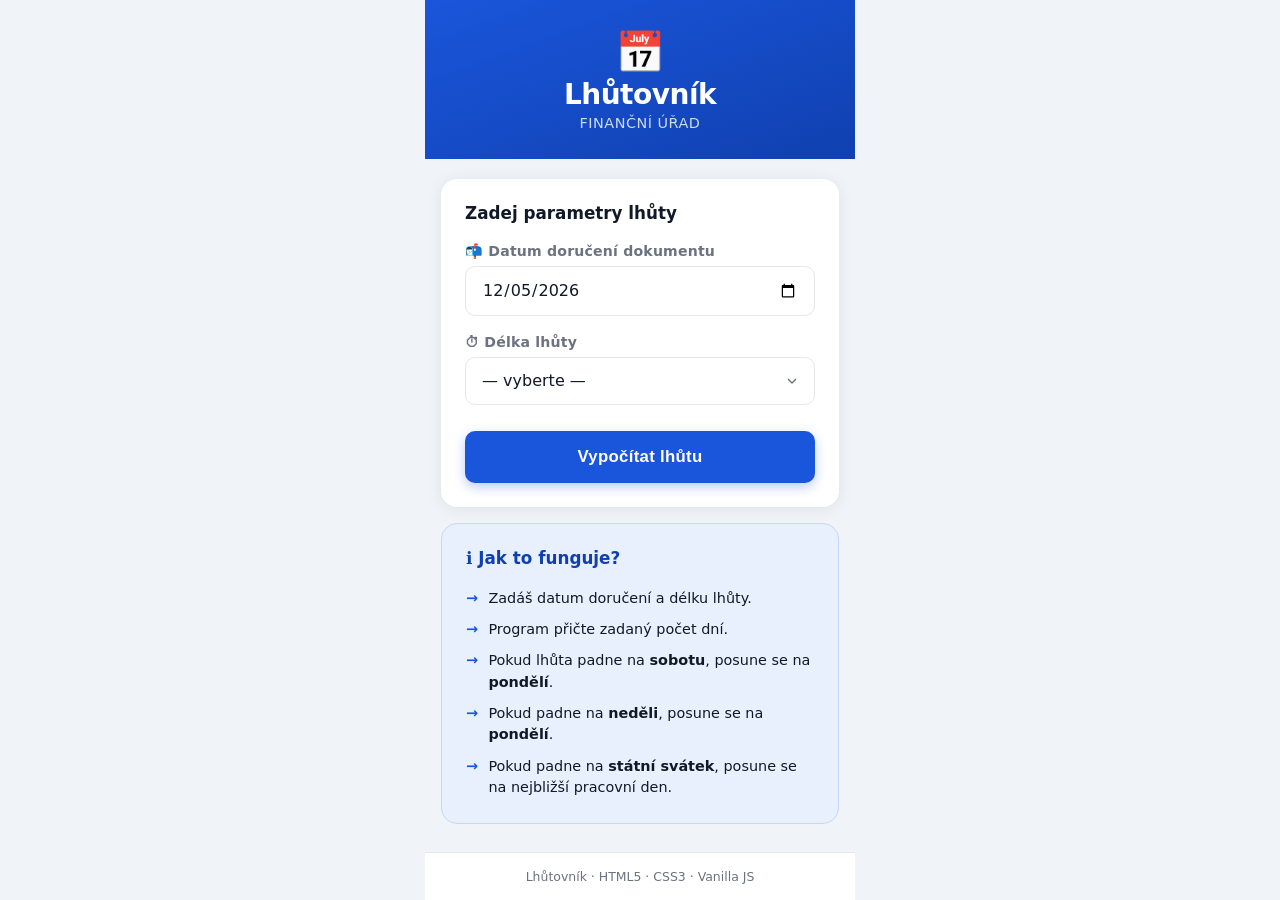
<file: index.html>
<!DOCTYPE html>
<html lang="cs">
<head>
  <meta charset="UTF-8" />
  <meta name="viewport" content="width=device-width, initial-scale=1.0" />
  <title>Lhůtovník – Finanční úřad</title>
  <link rel="icon" href="data:image/svg+xml,<svg xmlns=%22http://www.w3.org/2000/svg%22 viewBox=%220 0 100 100%22><text y=%22.9em%22 font-size=%2290%22>📅</text></svg>" />
  <link rel="stylesheet" href="style.css" />
</head>
<body>

  <header>
    <div class="header-icon">📅</div>
    <h1>Lhůtovník</h1>
    <p class="header-sub">Finanční úřad</p>
  </header>

  <main>

    <!-- ── KARTA: ZADÁNÍ ── -->
    <section class="card">
      <h2>Zadej parametry lhůty</h2>

      <!-- Počáteční datum -->
      <div class="field">
        <label for="startDate">📬 Datum doručení dokumentu</label>
        <input type="date" id="startDate" />
      </div>

      <!-- Délka lhůty -->
      <div class="field">
        <label for="duration">⏱ Délka lhůty</label>
        <div class="duration-row">
          <select id="durationSelect">
            <option value="">— vyberte —</option>
            <option value="8">8 dní</option>
            <option value="15">15 dní</option>
            <option value="30">30 dní</option>
            <option value="custom">Zadat ručně...</option>
          </select>
          <input
            type="number"
            id="durationCustom"
            placeholder="počet dní"
            min="1"
            max="365"
            class="hidden"
          />
        </div>
      </div>

      <!-- Tlačítko -->
      <button id="btnCalculate" class="btn-calculate">
        Vypočítat lhůtu
      </button>
    </section>

    <!-- ── KARTA: VÝSLEDEK ── -->
    <section class="card result-card hidden" id="resultCard">

      <div class="result-header">
        <span class="result-icon" id="resultIcon">✅</span>
        <h2>Výsledek</h2>
      </div>

      <div class="result-date" id="resultDate">—</div>
      <div class="result-label" id="resultLabel">Konec lhůty</div>

      <div class="result-detail" id="resultDetail"></div>

      <div class="result-info-box" id="resultInfoBox"></div>

      <!-- Nový výpočet -->
      <button id="btnReset" class="btn-reset">↺ Nový výpočet</button>
    </section>

    <!-- ── KARTA: JAK TO FUNGUJE ── -->
    <section class="card info-card">
      <h2>ℹ️ Jak to funguje?</h2>
      <ul class="info-list">
        <li>Zadáš datum doručení a délku lhůty.</li>
        <li>Program přičte zadaný počet dní.</li>
        <li>Pokud lhůta padne na <strong>sobotu</strong>, posune se na <strong>pondělí</strong>.</li>
        <li>Pokud padne na <strong>neděli</strong>, posune se na <strong>pondělí</strong>.</li>
        <li>Pokud padne na <strong>státní svátek</strong>, posune se na nejbližší pracovní den.</li>
      </ul>
    </section>

  </main>

  <footer>
    <p>Lhůtovník · HTML5 · CSS3 · Vanilla JS</p>
  </footer>

  <script src="app.js"></script>
</body>
</html>
</file>
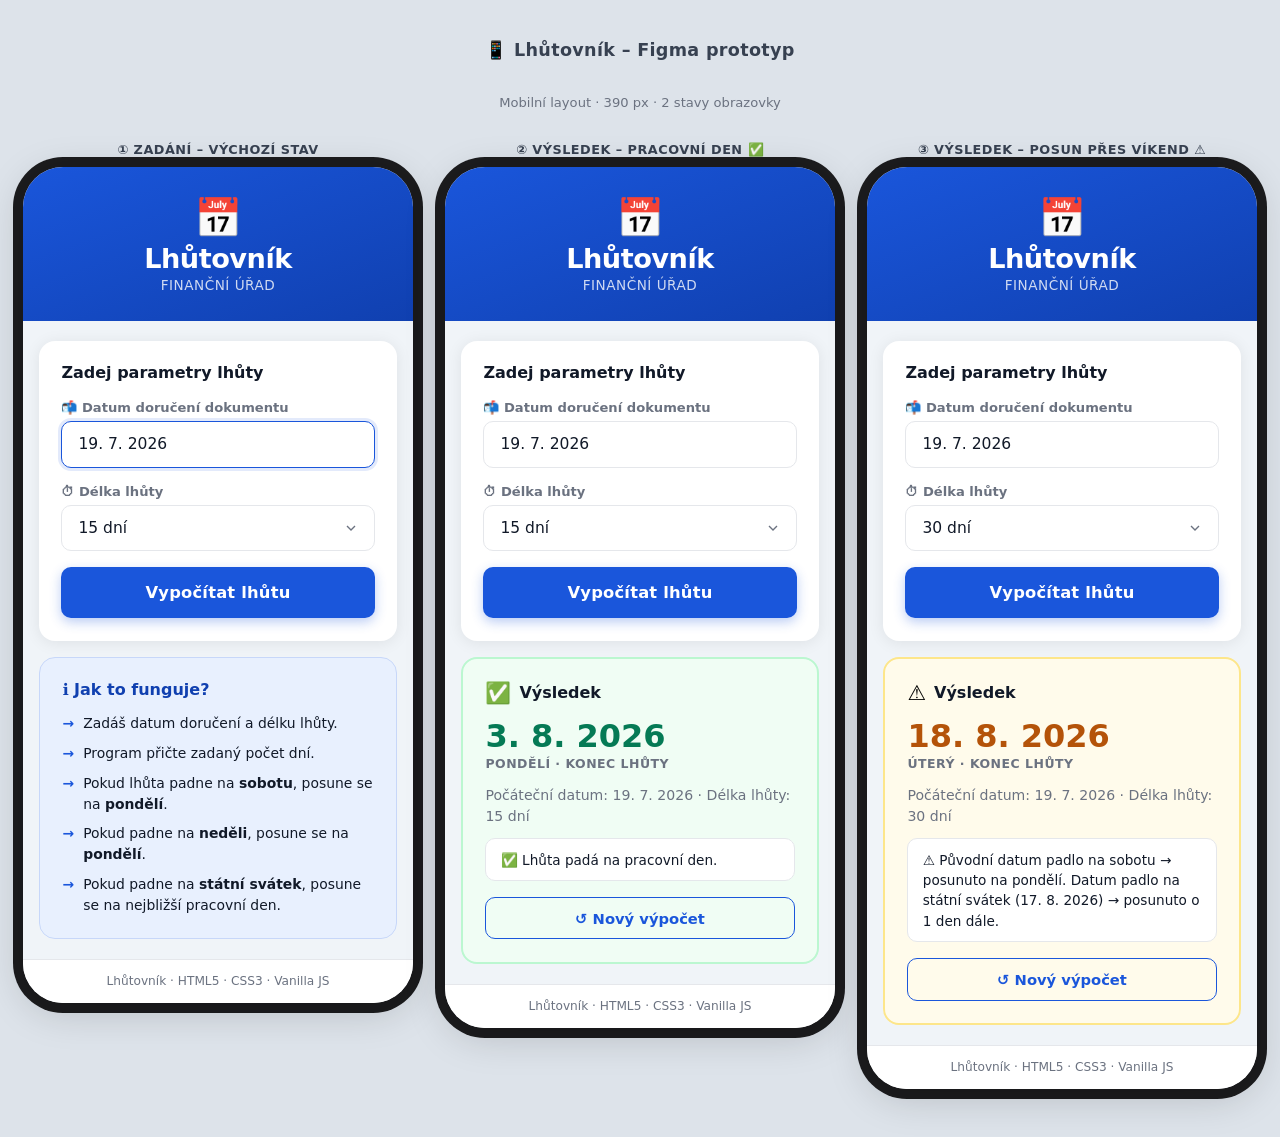
<file: figma-prototype.html>
<!DOCTYPE html>
<html lang="cs">
<head>
  <meta charset="UTF-8" />
  <meta name="viewport" content="width=device-width, initial-scale=1.0" />
  <title>Lhůtovník – Figma prototyp</title>
  <style>
    *, *::before, *::after { box-sizing: border-box; margin: 0; padding: 0; }

    :root {
      --clr-bg:             #f0f4f8;
      --clr-surface:        #ffffff;
      --clr-primary:        #1a56db;
      --clr-primary-dark:   #1040b0;
      --clr-primary-light:  #e8f0fe;
      --clr-success:        #057a55;
      --clr-success-bg:     #f0fdf4;
      --clr-success-border: #bbf7d0;
      --clr-warning:        #b45309;
      --clr-warning-bg:     #fffbeb;
      --clr-warning-border: #fde68a;
      --clr-text:           #111928;
      --clr-text-muted:     #6b7280;
      --clr-border:         #e5e7eb;
      --radius:             16px;
      --radius-sm:          10px;
      --shadow:             0 2px 16px rgba(0,0,0,0.08);
    }

    /* ── STRÁNKA: 2 telefony vedle sebe ── */
    body {
      font-family: 'Segoe UI', system-ui, sans-serif;
      background: #dde3ea;
      min-height: 100vh;
      display: flex;
      flex-direction: column;
      align-items: center;
      padding: 2.5rem 1rem 3rem;
      gap: 2rem;
    }

    h1.page-title {
      font-size: 1.1rem;
      font-weight: 700;
      color: #374151;
      letter-spacing: 0.3px;
    }

    .subtitle-page {
      font-size: 0.82rem;
      color: #6b7280;
      margin-top: 0.2rem;
    }

    .screens-row {
      display: flex;
      flex-wrap: wrap;
      gap: 2rem;
      justify-content: center;
      align-items: flex-start;
    }

    /* ── JEDEN "TELEFON" ── */
    .phone-wrap {
      display: flex;
      flex-direction: column;
      align-items: center;
      gap: 0.6rem;
    }

    .screen-label {
      font-size: 0.8rem;
      font-weight: 700;
      color: #374151;
      text-transform: uppercase;
      letter-spacing: 0.5px;
    }

    .phone {
      width: 390px;
      background: var(--clr-bg);
      border-radius: 40px;
      box-shadow: 0 8px 40px rgba(0,0,0,0.18), 0 0 0 10px #1c1c1e;
      overflow: hidden;
      display: flex;
      flex-direction: column;
    }

    /* ── HEADER ── */
    .ph-header {
      background: linear-gradient(160deg, var(--clr-primary) 0%, var(--clr-primary-dark) 100%);
      color: white;
      text-align: center;
      padding: 2rem 1.5rem 1.75rem;
    }

    .ph-header-icon { font-size: 2.4rem; margin-bottom: 0.35rem; line-height: 1; }
    .ph-header h2  { font-size: 1.7rem; font-weight: 800; letter-spacing: -0.5px; }
    .ph-header p   { font-size: 0.85rem; opacity: 0.8; text-transform: uppercase; letter-spacing: 0.5px; margin-top: 0.2rem; }

    /* ── MAIN ── */
    .ph-main {
      flex: 1;
      display: flex;
      flex-direction: column;
      gap: 1rem;
      padding: 1.25rem 1rem;
    }

    /* ── KARTA ── */
    .ph-card {
      background: var(--clr-surface);
      border-radius: var(--radius);
      box-shadow: var(--shadow);
      padding: 1.4rem;
    }

    .ph-card h3 {
      font-size: 1rem;
      font-weight: 700;
      margin-bottom: 1.1rem;
      color: var(--clr-text);
    }

    /* ── POLE ── */
    .ph-field { margin-bottom: 1rem; }

    .ph-field label {
      display: block;
      font-size: 0.82rem;
      font-weight: 600;
      color: var(--clr-text-muted);
      margin-bottom: 0.4rem;
    }

    .ph-input {
      width: 100%;
      border: 1.5px solid var(--clr-border);
      border-radius: var(--radius-sm);
      padding: 0.82rem 1rem;
      font-size: 0.97rem;
      font-family: inherit;
      color: var(--clr-text);
      background: white;
    }

    .ph-input.active {
      border-color: var(--clr-primary);
      box-shadow: 0 0 0 3px rgba(26,86,219,0.12);
    }

    .ph-select {
      width: 100%;
      border: 1.5px solid var(--clr-border);
      border-radius: var(--radius-sm);
      padding: 0.82rem 1rem;
      font-size: 0.97rem;
      font-family: inherit;
      color: var(--clr-text);
      background: white;
      appearance: none;
      background-image: url("data:image/svg+xml,%3Csvg xmlns='http://www.w3.org/2000/svg' width='16' height='16' viewBox='0 0 24 24' fill='none' stroke='%236b7280' stroke-width='2'%3E%3Cpolyline points='6 9 12 15 18 9'%3E%3C/polyline%3E%3C/svg%3E");
      background-repeat: no-repeat;
      background-position: right 0.9rem center;
    }

    /* ── TLAČÍTKO VYPOČÍTAT ── */
    .ph-btn-calc {
      width: 100%;
      background: var(--clr-primary);
      color: white;
      border: none;
      border-radius: var(--radius-sm);
      padding: 1rem;
      font-size: 1.02rem;
      font-weight: 700;
      text-align: center;
      margin-top: 0.4rem;
      box-shadow: 0 4px 12px rgba(26,86,219,0.3);
      letter-spacing: 0.2px;
    }

    /* ── VÝSLEDEK – ZELENÝ ── */
    .ph-result-success {
      background: var(--clr-success-bg);
      border: 2px solid var(--clr-success-border);
      border-radius: var(--radius);
      padding: 1.4rem;
    }

    .ph-result-warning {
      background: var(--clr-warning-bg);
      border: 2px solid var(--clr-warning-border);
      border-radius: var(--radius);
      padding: 1.4rem;
    }

    .ph-result-header {
      display: flex;
      align-items: center;
      gap: 0.5rem;
      margin-bottom: 0.85rem;
    }

    .ph-result-header .icon { font-size: 1.3rem; }
    .ph-result-header h3   { font-size: 1rem; font-weight: 700; color: var(--clr-text); }

    .ph-result-date {
      font-size: 2rem;
      font-weight: 800;
      color: var(--clr-success);
      line-height: 1.1;
      margin-bottom: 0.15rem;
    }

    .ph-result-warning .ph-result-date {
      color: var(--clr-warning);
    }

    .ph-result-sublabel {
      font-size: 0.78rem;
      font-weight: 600;
      text-transform: uppercase;
      letter-spacing: 0.5px;
      color: var(--clr-text-muted);
      margin-bottom: 0.85rem;
    }

    .ph-result-detail {
      font-size: 0.88rem;
      color: var(--clr-text-muted);
      margin-bottom: 0.7rem;
      line-height: 1.5;
    }

    .ph-result-infobox {
      background: white;
      border: 1px solid var(--clr-border);
      border-radius: var(--radius-sm);
      padding: 0.65rem 0.9rem;
      font-size: 0.85rem;
      color: var(--clr-text);
      line-height: 1.5;
      margin-bottom: 1rem;
    }

    .ph-btn-reset {
      width: 100%;
      background: transparent;
      color: var(--clr-primary);
      border: 1.5px solid var(--clr-primary);
      border-radius: var(--radius-sm);
      padding: 0.72rem;
      font-size: 0.92rem;
      font-weight: 600;
      text-align: center;
    }

    /* ── INFO KARTA ── */
    .ph-info-card {
      background: var(--clr-primary-light);
      border: 1px solid #c7d7f9;
      border-radius: var(--radius);
      padding: 1.4rem;
    }

    .ph-info-card h3 { font-size: 1rem; font-weight: 700; color: var(--clr-primary-dark); margin-bottom: 0.9rem; }

    .ph-info-list { list-style: none; display: flex; flex-direction: column; gap: 0.55rem; }

    .ph-info-list li {
      font-size: 0.87rem;
      color: var(--clr-text);
      line-height: 1.5;
      padding-left: 1.3rem;
      position: relative;
    }

    .ph-info-list li::before {
      content: '→';
      position: absolute;
      left: 0;
      color: var(--clr-primary);
      font-weight: 700;
    }

    /* ── FOOTER ── */
    .ph-footer {
      text-align: center;
      padding: 0.9rem;
      font-size: 0.76rem;
      color: var(--clr-text-muted);
      border-top: 1px solid var(--clr-border);
      background: var(--clr-surface);
    }
  </style>
</head>
<body>

  <h1 class="page-title">📱 Lhůtovník – Figma prototyp</h1>
  <p class="subtitle-page">Mobilní layout · 390 px · 2 stavy obrazovky</p>

  <div class="screens-row">

    <!-- ══════════════════════════════════════════
         OBRAZOVKA 1: ZADÁNÍ (výchozí stav)
    ══════════════════════════════════════════ -->
    <div class="phone-wrap">
      <div class="screen-label">① Zadání – výchozí stav</div>
      <div class="phone">

        <div class="ph-header">
          <div class="ph-header-icon">📅</div>
          <h2>Lhůtovník</h2>
          <p>Finanční úřad</p>
        </div>

        <div class="ph-main">

          <!-- Karta: formulář -->
          <div class="ph-card">
            <h3>Zadej parametry lhůty</h3>

            <div class="ph-field">
              <label>📬 Datum doručení dokumentu</label>
              <input class="ph-input active" type="text" value="19. 7. 2026" readonly />
            </div>

            <div class="ph-field">
              <label>⏱ Délka lhůty</label>
              <select class="ph-select">
                <option>— vyberte —</option>
                <option>8 dní</option>
                <option selected>15 dní</option>
                <option>30 dní</option>
                <option>Zadat ručně...</option>
              </select>
            </div>

            <div class="ph-btn-calc">Vypočítat lhůtu</div>
          </div>

          <!-- Karta: info -->
          <div class="ph-info-card">
            <h3>ℹ️ Jak to funguje?</h3>
            <ul class="ph-info-list">
              <li>Zadáš datum doručení a délku lhůty.</li>
              <li>Program přičte zadaný počet dní.</li>
              <li>Pokud lhůta padne na <strong>sobotu</strong>, posune se na <strong>pondělí</strong>.</li>
              <li>Pokud padne na <strong>neděli</strong>, posune se na <strong>pondělí</strong>.</li>
              <li>Pokud padne na <strong>státní svátek</strong>, posune se na nejbližší pracovní den.</li>
            </ul>
          </div>

        </div>

        <div class="ph-footer">Lhůtovník · HTML5 · CSS3 · Vanilla JS</div>
      </div>
    </div>

    <!-- ══════════════════════════════════════════
         OBRAZOVKA 2: VÝSLEDEK – pracovní den ✅
    ══════════════════════════════════════════ -->
    <div class="phone-wrap">
      <div class="screen-label">② Výsledek – pracovní den ✅</div>
      <div class="phone">

        <div class="ph-header">
          <div class="ph-header-icon">📅</div>
          <h2>Lhůtovník</h2>
          <p>Finanční úřad</p>
        </div>

        <div class="ph-main">

          <!-- Karta: formulář (vyplněný) -->
          <div class="ph-card">
            <h3>Zadej parametry lhůty</h3>

            <div class="ph-field">
              <label>📬 Datum doručení dokumentu</label>
              <input class="ph-input" type="text" value="19. 7. 2026" readonly />
            </div>

            <div class="ph-field">
              <label>⏱ Délka lhůty</label>
              <select class="ph-select">
                <option>— vyberte —</option>
                <option>8 dní</option>
                <option selected>15 dní</option>
                <option>30 dní</option>
                <option>Zadat ručně...</option>
              </select>
            </div>

            <div class="ph-btn-calc">Vypočítat lhůtu</div>
          </div>

          <!-- Výsledek: zelený -->
          <div class="ph-result-success">
            <div class="ph-result-header">
              <span class="icon">✅</span>
              <h3>Výsledek</h3>
            </div>
            <div class="ph-result-date">3. 8. 2026</div>
            <div class="ph-result-sublabel">pondělí · Konec lhůty</div>
            <div class="ph-result-detail">Počáteční datum: 19. 7. 2026 · Délka lhůty: 15 dní</div>
            <div class="ph-result-infobox">✅ Lhůta padá na pracovní den.</div>
            <div class="ph-btn-reset">↺ Nový výpočet</div>
          </div>

        </div>

        <div class="ph-footer">Lhůtovník · HTML5 · CSS3 · Vanilla JS</div>
      </div>
    </div>

    <!-- ══════════════════════════════════════════
         OBRAZOVKA 3: VÝSLEDEK – posun víkend ⚠️
    ══════════════════════════════════════════ -->
    <div class="phone-wrap">
      <div class="screen-label">③ Výsledek – posun přes víkend ⚠️</div>
      <div class="phone">

        <div class="ph-header">
          <div class="ph-header-icon">📅</div>
          <h2>Lhůtovník</h2>
          <p>Finanční úřad</p>
        </div>

        <div class="ph-main">

          <!-- Karta: formulář -->
          <div class="ph-card">
            <h3>Zadej parametry lhůty</h3>

            <div class="ph-field">
              <label>📬 Datum doručení dokumentu</label>
              <input class="ph-input" type="text" value="19. 7. 2026" readonly />
            </div>

            <div class="ph-field">
              <label>⏱ Délka lhůty</label>
              <select class="ph-select">
                <option>— vyberte —</option>
                <option>8 dní</option>
                <option>15 dní</option>
                <option selected>30 dní</option>
                <option>Zadat ručně...</option>
              </select>
            </div>

            <div class="ph-btn-calc">Vypočítat lhůtu</div>
          </div>

          <!-- Výsledek: oranžový (posun) -->
          <div class="ph-result-warning">
            <div class="ph-result-header">
              <span class="icon">⚠️</span>
              <h3>Výsledek</h3>
            </div>
            <div class="ph-result-date">18. 8. 2026</div>
            <div class="ph-result-sublabel">úterý · Konec lhůty</div>
            <div class="ph-result-detail">Počáteční datum: 19. 7. 2026 · Délka lhůty: 30 dní</div>
            <div class="ph-result-infobox">⚠️ Původní datum padlo na sobotu → posunuto na pondělí. Datum padlo na státní svátek (17. 8. 2026) → posunuto o 1 den dále.</div>
            <div class="ph-btn-reset">↺ Nový výpočet</div>
          </div>

        </div>

        <div class="ph-footer">Lhůtovník · HTML5 · CSS3 · Vanilla JS</div>
      </div>
    </div>

  </div><!-- /.screens-row -->

</body>
</html>
</file>
<file: style.css>
/* ===== RESET & PROMĚNNÉ ===== */
*, *::before, *::after {
  box-sizing: border-box;
  margin: 0;
  padding: 0;
}

:root {
  --clr-bg:           #f0f4f8;
  --clr-surface:      #ffffff;
  --clr-primary:      #1a56db;
  --clr-primary-dark: #1040b0;
  --clr-primary-light:#e8f0fe;
  --clr-success:      #057a55;
  --clr-success-bg:   #f0fdf4;
  --clr-success-border:#bbf7d0;
  --clr-warning:      #b45309;
  --clr-warning-bg:   #fffbeb;
  --clr-warning-border:#fde68a;
  --clr-danger:       #c81e1e;
  --clr-text:         #111928;
  --clr-text-muted:   #6b7280;
  --clr-border:       #e5e7eb;
  --radius:           16px;
  --radius-sm:        10px;
  --shadow:           0 2px 16px rgba(0,0,0,0.08);
  --transition:       0.2s ease;
}

/* ===== ZÁKLADNÍ LAYOUT ===== */
body {
  font-family: 'Segoe UI', system-ui, -apple-system, sans-serif;
  background: var(--clr-bg);
  color: var(--clr-text);
  min-height: 100vh;
  display: flex;
  flex-direction: column;
  /* Mobile-First: max šířka jako telefon */
  max-width: 430px;
  margin: 0 auto;
}

/* ===== HEADER ===== */
header {
  background: linear-gradient(160deg, var(--clr-primary) 0%, var(--clr-primary-dark) 100%);
  color: white;
  text-align: center;
  padding: 2rem 1.5rem 1.75rem;
}

.header-icon {
  font-size: 2.5rem;
  margin-bottom: 0.4rem;
  line-height: 1;
}

header h1 {
  font-size: 1.75rem;
  font-weight: 800;
  letter-spacing: -0.5px;
}

.header-sub {
  margin-top: 0.2rem;
  font-size: 0.9rem;
  opacity: 0.8;
  letter-spacing: 0.5px;
  text-transform: uppercase;
}

/* ===== MAIN ===== */
main {
  flex: 1;
  display: flex;
  flex-direction: column;
  gap: 1rem;
  padding: 1.25rem 1rem;
}

/* ===== KARTA ===== */
.card {
  background: var(--clr-surface);
  border-radius: var(--radius);
  box-shadow: var(--shadow);
  padding: 1.5rem;
}

.card h2 {
  font-size: 1.05rem;
  font-weight: 700;
  margin-bottom: 1.25rem;
  color: var(--clr-text);
}

/* ===== POLE FORMULÁŘE ===== */
.field {
  margin-bottom: 1.1rem;
}

.field label {
  display: block;
  font-size: 0.88rem;
  font-weight: 600;
  color: var(--clr-text-muted);
  margin-bottom: 0.45rem;
  letter-spacing: 0.2px;
}

.field input[type="date"],
.field select,
.field input[type="number"] {
  width: 100%;
  border: 1.5px solid var(--clr-border);
  border-radius: var(--radius-sm);
  padding: 0.85rem 1rem;
  font-size: 1rem;
  font-family: inherit;
  color: var(--clr-text);
  background: var(--clr-surface);
  appearance: none;
  -webkit-appearance: none;
  outline: none;
  transition: border-color var(--transition), box-shadow var(--transition);
}

.field input[type="date"]:focus,
.field select:focus,
.field input[type="number"]:focus {
  border-color: var(--clr-primary);
  box-shadow: 0 0 0 3px rgba(26, 86, 219, 0.12);
}

/* Select šipka */
.field select {
  background-image: url("data:image/svg+xml,%3Csvg xmlns='http://www.w3.org/2000/svg' width='16' height='16' viewBox='0 0 24 24' fill='none' stroke='%236b7280' stroke-width='2'%3E%3Cpolyline points='6 9 12 15 18 9'%3E%3C/polyline%3E%3C/svg%3E");
  background-repeat: no-repeat;
  background-position: right 0.9rem center;
  padding-right: 2.5rem;
  cursor: pointer;
}

.duration-row {
  display: flex;
  flex-direction: column;
  gap: 0.5rem;
}

/* ===== TLAČÍTKO VYPOČÍTAT ===== */
.btn-calculate {
  width: 100%;
  background: var(--clr-primary);
  color: white;
  border: none;
  border-radius: var(--radius-sm);
  padding: 1rem;
  font-size: 1.05rem;
  font-weight: 700;
  cursor: pointer;
  letter-spacing: 0.3px;
  margin-top: 0.5rem;
  transition: background var(--transition), transform var(--transition), box-shadow var(--transition);
  box-shadow: 0 4px 12px rgba(26, 86, 219, 0.3);
}

.btn-calculate:hover {
  background: var(--clr-primary-dark);
  box-shadow: 0 6px 16px rgba(26, 86, 219, 0.4);
}

.btn-calculate:active {
  transform: scale(0.98);
}

/* ===== VÝSLEDEK ===== */
.result-card {
  border: 2px solid var(--clr-success-border);
  background: var(--clr-success-bg);
}

.result-card.warning {
  border-color: var(--clr-warning-border);
  background: var(--clr-warning-bg);
}

.result-header {
  display: flex;
  align-items: center;
  gap: 0.6rem;
  margin-bottom: 1rem;
}

.result-header h2 {
  margin-bottom: 0;
}

.result-icon {
  font-size: 1.4rem;
  line-height: 1;
}

.result-date {
  font-size: 2.2rem;
  font-weight: 800;
  color: var(--clr-success);
  line-height: 1.1;
  margin-bottom: 0.2rem;
}

.result-card.warning .result-date {
  color: var(--clr-warning);
}

.result-label {
  font-size: 0.82rem;
  font-weight: 600;
  text-transform: uppercase;
  letter-spacing: 0.5px;
  color: var(--clr-text-muted);
  margin-bottom: 1rem;
}

.result-detail {
  font-size: 0.92rem;
  color: var(--clr-text-muted);
  margin-bottom: 0.75rem;
  line-height: 1.5;
}

.result-info-box {
  background: white;
  border-radius: var(--radius-sm);
  padding: 0.75rem 1rem;
  font-size: 0.88rem;
  color: var(--clr-text);
  line-height: 1.55;
  margin-bottom: 1.1rem;
  border: 1px solid var(--clr-border);
}

.result-info-box:empty {
  display: none;
}

/* ===== TLAČÍTKO RESET ===== */
.btn-reset {
  width: 100%;
  background: transparent;
  color: var(--clr-primary);
  border: 1.5px solid var(--clr-primary);
  border-radius: var(--radius-sm);
  padding: 0.75rem;
  font-size: 0.95rem;
  font-weight: 600;
  cursor: pointer;
  transition: background var(--transition), color var(--transition);
}

.btn-reset:hover {
  background: var(--clr-primary-light);
}

/* ===== INFO KARTA ===== */
.info-card {
  background: var(--clr-primary-light);
  box-shadow: none;
  border: 1px solid #c7d7f9;
}

.info-card h2 {
  color: var(--clr-primary-dark);
}

.info-list {
  list-style: none;
  display: flex;
  flex-direction: column;
  gap: 0.6rem;
}

.info-list li {
  font-size: 0.9rem;
  color: var(--clr-text);
  line-height: 1.5;
  padding-left: 1.4rem;
  position: relative;
}

.info-list li::before {
  content: '→';
  position: absolute;
  left: 0;
  color: var(--clr-primary);
  font-weight: 700;
}

/* ===== UTILITY ===== */
.hidden {
  display: none !important;
}

/* ===== CHYBOVÁ HLÁŠKA ===== */
.error-msg {
  background: #fef2f2;
  border: 1.5px solid #fecaca;
  border-radius: var(--radius-sm);
  color: var(--clr-danger);
  font-size: 0.88rem;
  font-weight: 600;
  padding: 0.75rem 1rem;
  margin-top: 0.75rem;
  text-align: center;
}

/* ===== FOOTER ===== */
footer {
  text-align: center;
  padding: 1rem;
  font-size: 0.78rem;
  color: var(--clr-text-muted);
  border-top: 1px solid var(--clr-border);
  background: var(--clr-surface);
}

/* ===== ANIMACE ===== */
@keyframes fadeIn {
  from { opacity: 0; transform: translateY(10px); }
  to   { opacity: 1; transform: translateY(0); }
}

.result-card:not(.hidden) {
  animation: fadeIn 0.3s ease;
}
</file>
